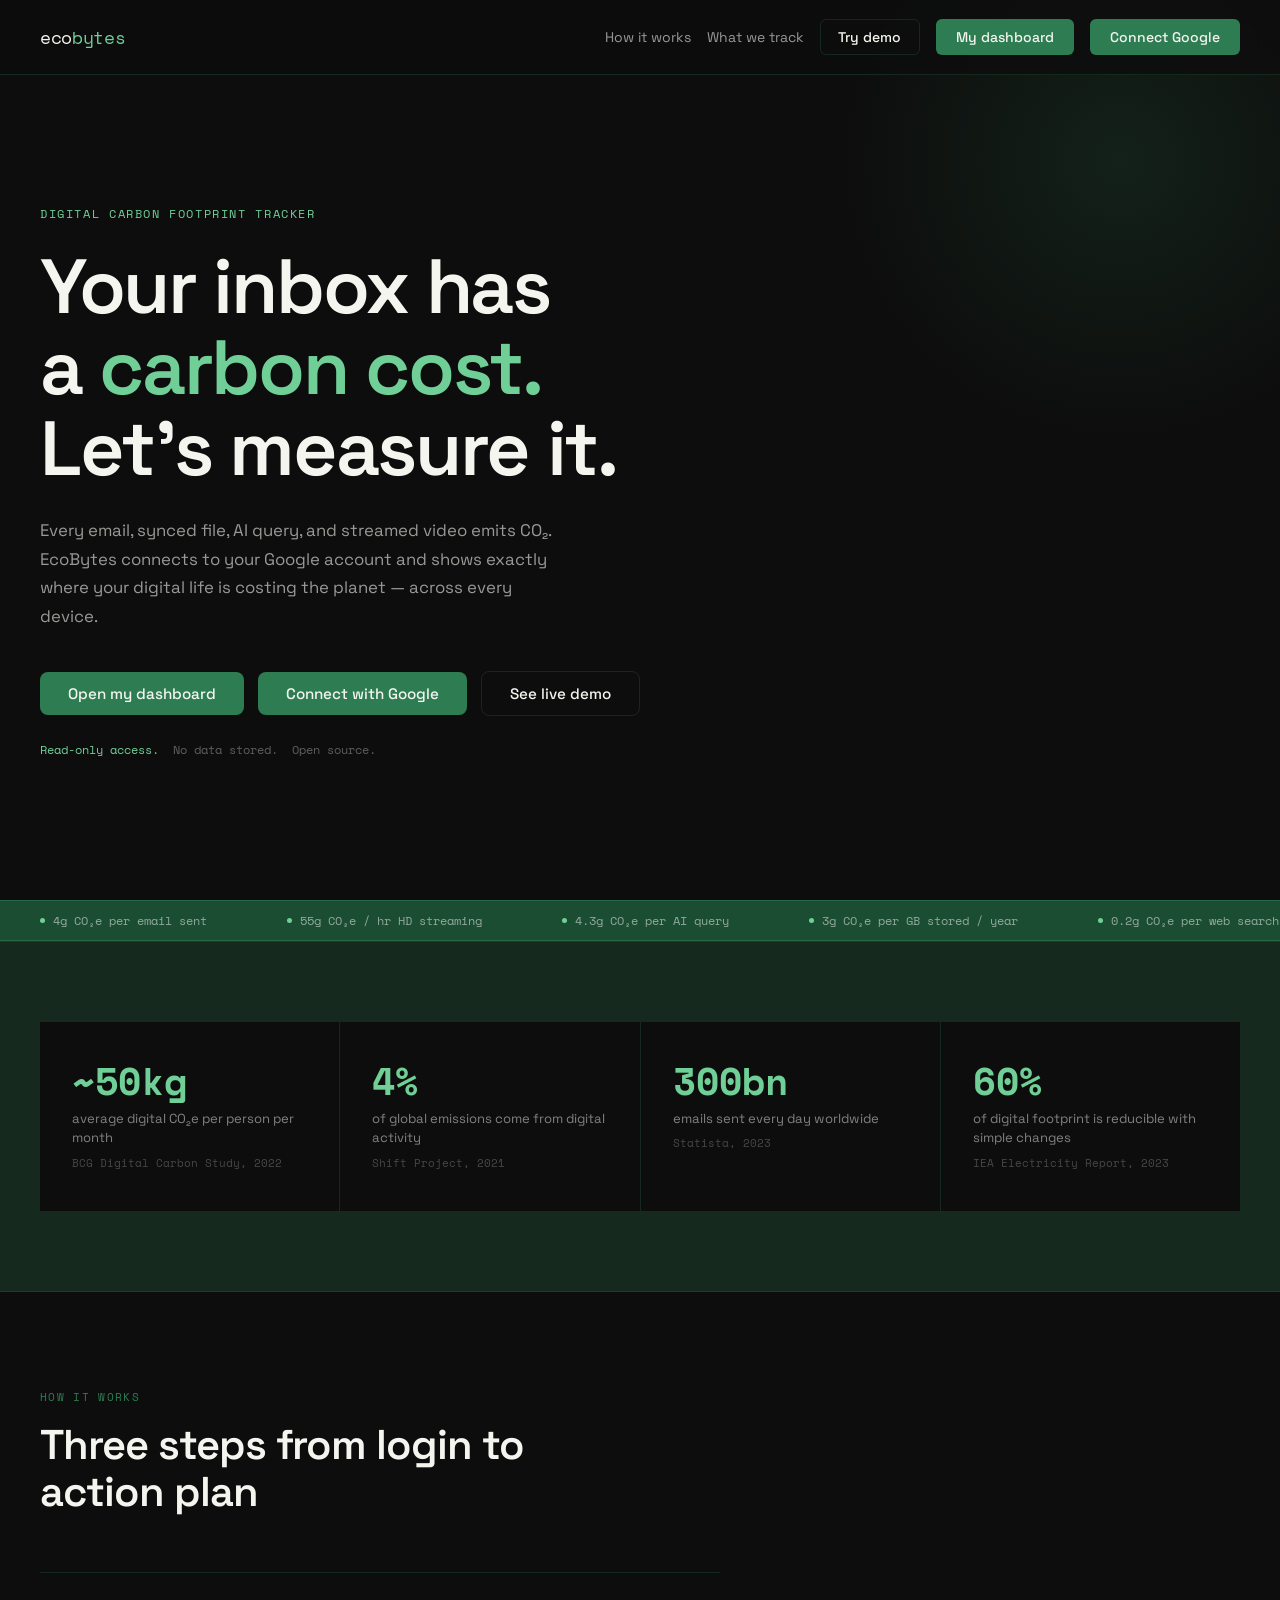
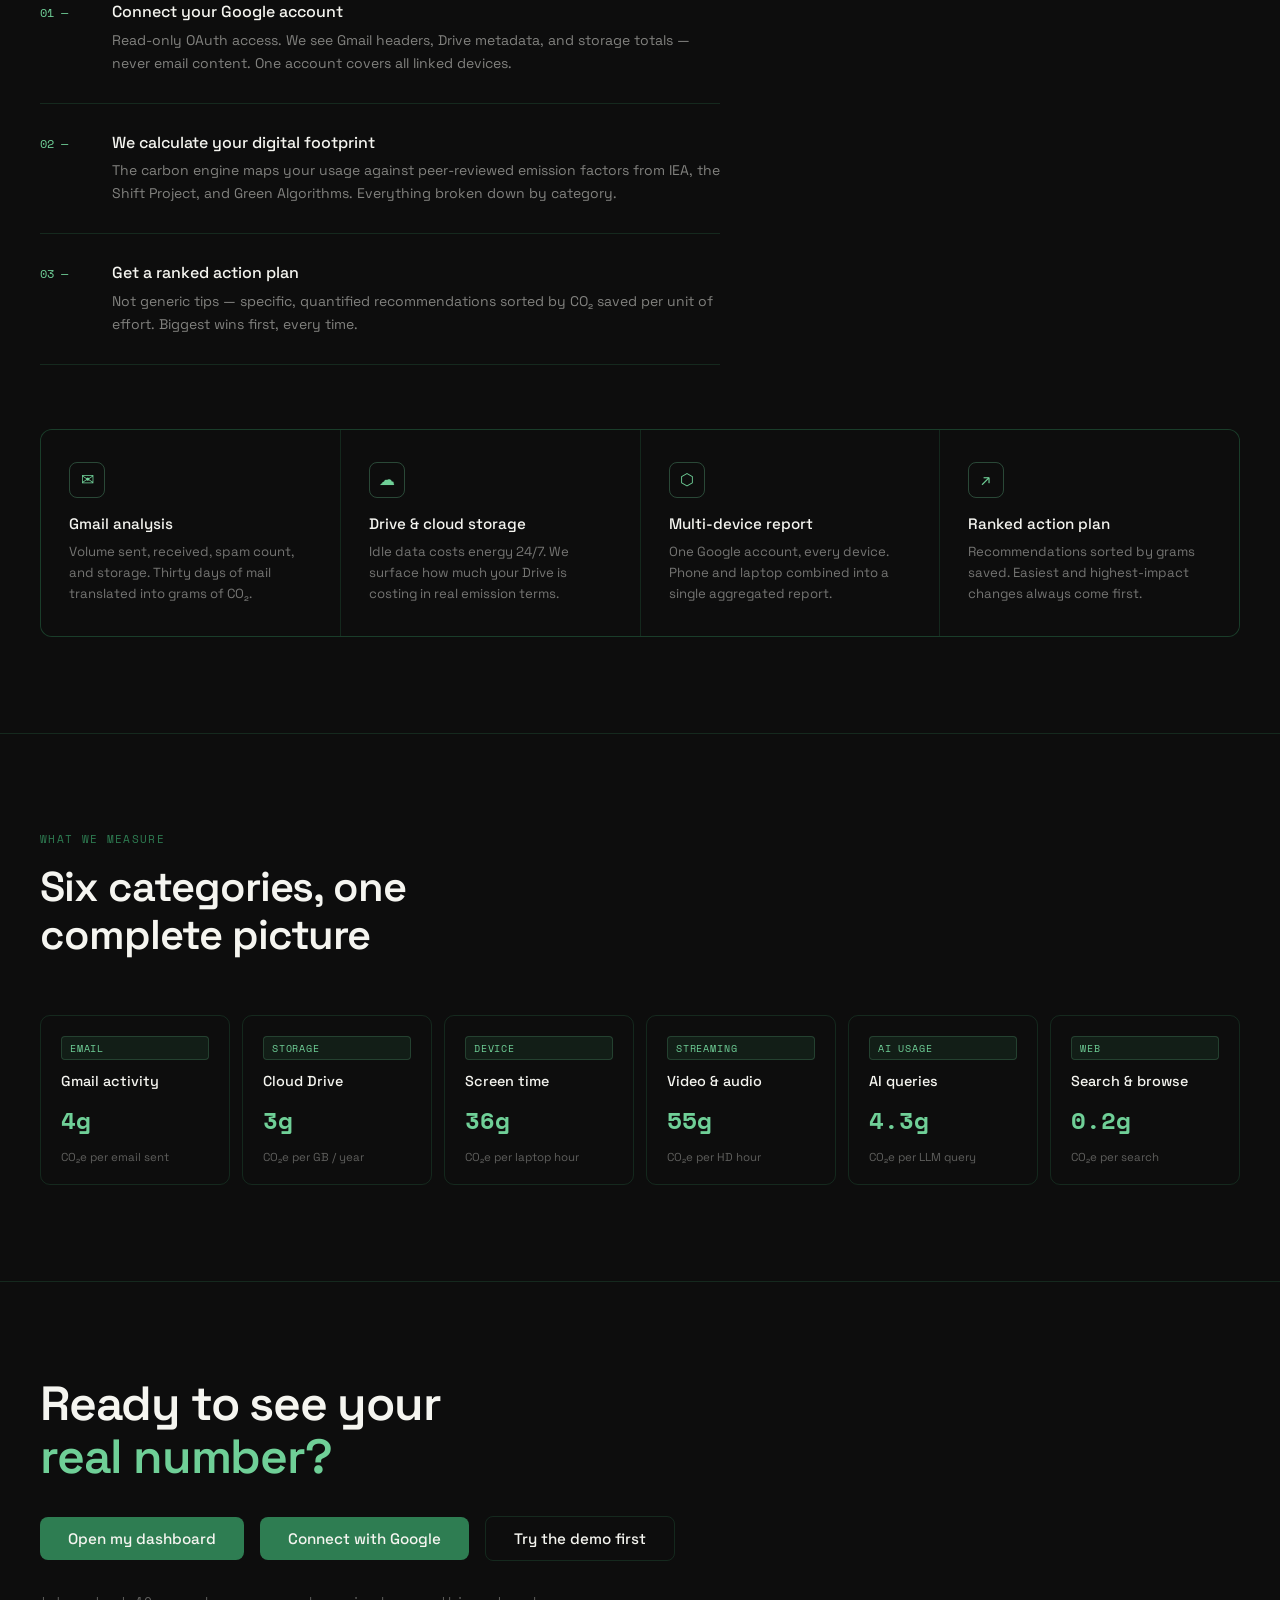
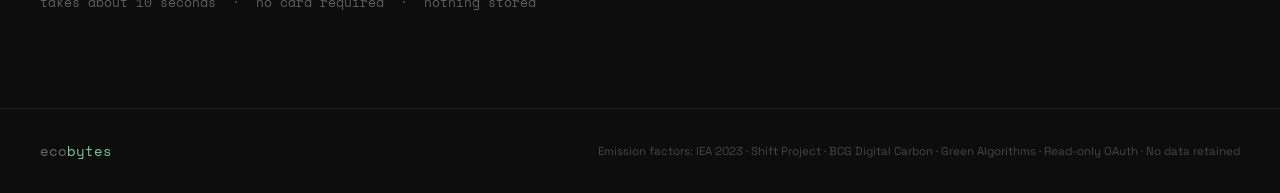
<file: templates/index.html>
<!DOCTYPE html>
<html lang="en">
<head>
  <meta charset="UTF-8">
  <meta name="viewport" content="width=device-width, initial-scale=1.0">
  <title>EcoBytes — Digital Carbon Footprint Tracker</title>
  <link rel="preconnect" href="https://fonts.googleapis.com">
  <link href="https://fonts.googleapis.com/css2?family=Space+Grotesk:wght@300;400;500;600;700&family=Space+Mono:wght@400;700&display=swap" rel="stylesheet">
  <style>
    *, *::before, *::after { box-sizing: border-box; margin: 0; padding: 0; }

    :root {
      --black: #0D0D0D;
      --white: #F5F5F0;
      --green: #2E7D52;
      --green-light: #4CAF7A;
      --green-pale: #D4EDDA;
      --green-dark: #1A4D32;
      --green-accent: #6FCF97;
      --border: rgba(46, 125, 82, 0.25);
    }

    html { scroll-behavior: smooth; }

    body {
      font-family: 'Space Grotesk', sans-serif;
      background: var(--black);
      color: var(--white);
      overflow-x: hidden;
    }

    /* NAV */
    nav {
      position: fixed; top: 0; left: 0; right: 0;
      z-index: 100;
      display: flex; align-items: center; justify-content: space-between;
      padding: 1.2rem 2.5rem;
      background: rgba(13,13,13,0.85);
      backdrop-filter: blur(12px);
      border-bottom: 1px solid var(--border);
    }
    .logo {
      font-family: 'Space Mono', monospace;
      font-size: 1.1rem;
      letter-spacing: -0.02em;
      color: var(--white);
    }
    .logo span { color: var(--green-accent); }
    .nav-right { display: flex; align-items: center; gap: 1rem; }
    .nav-link {
      font-size: 0.875rem;
      color: rgba(245,245,240,0.6);
      text-decoration: none;
      transition: color 0.2s;
    }
    .nav-link:hover { color: var(--white); }
    .btn {
      display: inline-block;
      text-decoration: none;
      font-family: 'Space Grotesk', sans-serif;
      font-weight: 500;
      transition: all 0.2s;
      cursor: pointer;
      border: none;
    }
    .btn-outline {
      padding: 0.5rem 1.1rem;
      border: 1px solid var(--border);
      border-radius: 6px;
      color: var(--white);
      font-size: 0.875rem;
      background: transparent;
    }
    .btn-outline:hover { border-color: var(--green-accent); color: var(--green-accent); }
    .btn-green {
      padding: 0.55rem 1.25rem;
      background: var(--green);
      color: var(--white);
      border-radius: 6px;
      font-size: 0.875rem;
    }
    .btn-green:hover { background: var(--green-light); }

    /* HERO */
    .hero {
      min-height: 100vh;
      display: flex; flex-direction: column; justify-content: center;
      padding: 8rem 2.5rem 4rem;
      position: relative;
      overflow: hidden;
    }
    .hero::before {
      content: '';
      position: absolute;
      top: -120px; right: -120px;
      width: 560px; height: 560px;
      background: radial-gradient(circle, rgba(46,125,82,0.18) 0%, transparent 70%);
      pointer-events: none;
    }
    .hero-eyebrow {
      font-family: 'Space Mono', monospace;
      font-size: 0.72rem;
      letter-spacing: 0.14em;
      text-transform: uppercase;
      color: var(--green-accent);
      margin-bottom: 1.5rem;
    }
    .hero-heading {
      font-size: clamp(2.6rem, 6vw, 5rem);
      font-weight: 600;
      line-height: 1.05;
      letter-spacing: -0.03em;
      max-width: 780px;
      margin-bottom: 1.75rem;
    }
    .hero-heading em {
      font-style: normal;
      color: var(--green-accent);
    }
    .hero-sub {
      font-size: 1.05rem;
      color: rgba(245,245,240,0.6);
      max-width: 520px;
      line-height: 1.7;
      margin-bottom: 2.5rem;
    }
    .hero-actions { display: flex; gap: 0.875rem; flex-wrap: wrap; align-items: center; }
    .btn-hero {
      padding: 0.75rem 1.75rem;
      font-size: 0.95rem;
      border-radius: 8px;
    }
    .hero-note {
      margin-top: 1.5rem;
      font-size: 0.78rem;
      color: rgba(245,245,240,0.35);
      font-family: 'Space Mono', monospace;
    }
    .hero-note span { color: var(--green-accent); }

    /* TICKER BAND */
    .ticker {
      background: var(--green-dark);
      border-top: 1px solid rgba(111,207,151,0.2);
      border-bottom: 1px solid rgba(111,207,151,0.2);
      overflow: hidden;
      padding: 0.7rem 0;
    }
    .ticker-inner {
      display: flex; gap: 0;
      animation: ticker 28s linear infinite;
      white-space: nowrap;
    }
    .ticker-item {
      display: inline-flex; align-items: center; gap: 0.5rem;
      padding: 0 2.5rem;
      font-family: 'Space Mono', monospace;
      font-size: 0.72rem;
      color: rgba(245,245,240,0.55);
    }
    .ticker-item .dot { width: 5px; height: 5px; border-radius: 50%; background: var(--green-accent); flex-shrink: 0; }
    @keyframes ticker { 0% { transform: translateX(0); } 100% { transform: translateX(-50%); } }

    /* STATS */
    .stats {
      padding: 5rem 2.5rem;
      display: grid;
      grid-template-columns: repeat(auto-fit, minmax(200px, 1fr));
      gap: 1px;
      background: var(--border);
      border-top: 1px solid var(--border);
      border-bottom: 1px solid var(--border);
    }
    .stat-cell {
      background: var(--black);
      padding: 2.5rem 2rem;
    }
    .stat-num {
      font-family: 'Space Mono', monospace;
      font-size: 2.4rem;
      font-weight: 700;
      color: var(--green-accent);
      line-height: 1;
      margin-bottom: 0.5rem;
    }
    .stat-label {
      font-size: 0.82rem;
      color: rgba(245,245,240,0.5);
      line-height: 1.5;
    }
    .stat-src {
      font-size: 0.68rem;
      color: rgba(245,245,240,0.25);
      margin-top: 0.4rem;
      font-family: 'Space Mono', monospace;
    }

    /* HOW IT WORKS */
    .section { padding: 6rem 2.5rem; }
    .section-label {
      font-family: 'Space Mono', monospace;
      font-size: 0.7rem;
      letter-spacing: 0.12em;
      text-transform: uppercase;
      color: var(--green);
      margin-bottom: 1rem;
    }
    .section-heading {
      font-size: clamp(1.7rem, 3.5vw, 2.6rem);
      font-weight: 600;
      letter-spacing: -0.025em;
      line-height: 1.15;
      max-width: 540px;
      margin-bottom: 3.5rem;
    }

    .steps { display: flex; flex-direction: column; gap: 0; max-width: 680px; }
    .step {
      display: grid;
      grid-template-columns: 52px 1fr;
      gap: 1.25rem;
      padding: 1.75rem 0;
      border-bottom: 1px solid var(--border);
      align-items: start;
    }
    .step:first-child { border-top: 1px solid var(--border); }
    .step-num {
      font-family: 'Space Mono', monospace;
      font-size: 0.72rem;
      color: var(--green-accent);
      padding-top: 3px;
    }
    .step-title { font-size: 1rem; font-weight: 500; margin-bottom: 0.4rem; }
    .step-desc { font-size: 0.875rem; color: rgba(245,245,240,0.5); line-height: 1.65; }

    /* FEATURES GRID */
    .features-grid {
      display: grid;
      grid-template-columns: repeat(auto-fit, minmax(240px, 1fr));
      gap: 1px;
      background: var(--border);
      border: 1px solid var(--border);
      border-radius: 12px;
      overflow: hidden;
      margin-top: 3rem;
    }
    .feature-cell {
      background: var(--black);
      padding: 2rem 1.75rem;
      transition: background 0.2s;
    }
    .feature-cell:hover { background: #111; }
    .feature-icon {
      width: 36px; height: 36px;
      border: 1px solid rgba(111,207,151,0.3);
      border-radius: 8px;
      display: flex; align-items: center; justify-content: center;
      margin-bottom: 1rem;
      color: var(--green-accent);
      font-size: 1rem;
    }
    .feature-title { font-size: 0.95rem; font-weight: 500; margin-bottom: 0.5rem; }
    .feature-desc { font-size: 0.825rem; color: rgba(245,245,240,0.45); line-height: 1.6; }

    /* CATEGORIES */
    .cat-grid {
      display: grid;
      grid-template-columns: repeat(auto-fit, minmax(180px, 1fr));
      gap: 0.75rem;
      margin-top: 3rem;
    }
    .cat-card {
      border: 1px solid var(--border);
      border-radius: 10px;
      padding: 1.25rem;
      display: flex; flex-direction: column; gap: 0.75rem;
    }
    .cat-tag {
      display: inline-block;
      font-family: 'Space Mono', monospace;
      font-size: 0.65rem;
      letter-spacing: 0.08em;
      text-transform: uppercase;
      background: rgba(46,125,82,0.15);
      color: var(--green-accent);
      border: 1px solid rgba(111,207,151,0.2);
      padding: 3px 8px;
      border-radius: 4px;
    }
    .cat-name { font-size: 0.9rem; font-weight: 500; }
    .cat-factor { font-family: 'Space Mono', monospace; font-size: 1.5rem; font-weight: 700; color: var(--green-accent); }
    .cat-unit { font-size: 0.72rem; color: rgba(245,245,240,0.35); }

    /* CTA */
    .cta-section {
      padding: 6rem 2.5rem;
      border-top: 1px solid var(--border);
      display: flex;
      flex-direction: column;
      align-items: flex-start;
      gap: 2rem;
    }
    .cta-heading {
      font-size: clamp(1.8rem, 4vw, 3rem);
      font-weight: 600;
      letter-spacing: -0.025em;
      line-height: 1.1;
      max-width: 560px;
    }
    .cta-heading em { font-style: normal; color: var(--green-accent); }
    .cta-row { display: flex; gap: 1rem; flex-wrap: wrap; align-items: center; }
    .cta-note { font-size: 0.8rem; color: rgba(245,245,240,0.35); font-family: 'Space Mono', monospace; }

    /* FOOTER */
    footer {
      border-top: 1px solid var(--border);
      padding: 2rem 2.5rem;
      display: flex;
      justify-content: space-between;
      align-items: center;
      flex-wrap: wrap;
      gap: 1rem;
    }
    .footer-logo {
      font-family: 'Space Mono', monospace;
      font-size: 0.85rem;
      color: rgba(245,245,240,0.4);
    }
    .footer-logo span { color: var(--green-accent); }
    .footer-note { font-size: 0.72rem; color: rgba(245,245,240,0.25); }

    @media (max-width: 600px) {
      nav { padding: 1rem 1.25rem; }
      .hero { padding: 7rem 1.25rem 3rem; }
      .section { padding: 4rem 1.25rem; }
      .stats { padding: 0; }
      .stat-cell { padding: 1.75rem 1.25rem; }
      .cta-section { padding: 4rem 1.25rem; }
      footer { padding: 1.5rem 1.25rem; flex-direction: column; align-items: flex-start; }
    }
  </style>
</head>
<body>

  <nav>
    <div class="logo">eco<span>bytes</span></div>
    <div class="nav-right">
      <a href="#how" class="nav-link">How it works</a>
      <a href="#categories" class="nav-link">What we track</a>
      <a href="/api/demo" class="btn btn-outline">Try demo</a>
      
        <a href="/dashboard" class="btn btn-green">My dashboard</a>
      
        <a href="/login" class="btn btn-green">Connect Google</a>
      
    </div>
  </nav>

  <section class="hero">
    <p class="hero-eyebrow">digital carbon footprint tracker</p>
    <h1 class="hero-heading">
      Your inbox has<br>a <em>carbon cost.</em><br>Let's measure it.
    </h1>
    <p class="hero-sub">
      Every email, synced file, AI query, and streamed video emits CO₂.
      EcoBytes connects to your Google account and shows exactly where
      your digital life is costing the planet — across every device.
    </p>
    <div class="hero-actions">
      
        <a href="/dashboard" class="btn btn-green btn-hero">Open my dashboard</a>
      
        <a href="/login" class="btn btn-green btn-hero">Connect with Google</a>
      
      <a href="/api/demo" class="btn btn-outline btn-hero">See live demo</a>
    </div>
    <p class="hero-note">
      <span>Read-only access.</span> &nbsp;No data stored. &nbsp;Open source.
    </p>
  </section>

  <div class="ticker" aria-hidden="true">
    <div class="ticker-inner" id="ticker-inner">
      <span class="ticker-item"><span class="dot"></span>4g CO₂e per email sent</span>
      <span class="ticker-item"><span class="dot"></span>55g CO₂e / hr HD streaming</span>
      <span class="ticker-item"><span class="dot"></span>4.3g CO₂e per AI query</span>
      <span class="ticker-item"><span class="dot"></span>3g CO₂e per GB stored / year</span>
      <span class="ticker-item"><span class="dot"></span>0.2g CO₂e per web search</span>
      <span class="ticker-item"><span class="dot"></span>36g CO₂e / hr laptop use</span>
      <span class="ticker-item"><span class="dot"></span>8g CO₂e / hr smartphone use</span>
      <span class="ticker-item"><span class="dot"></span>7g CO₂e per GB data transferred</span>
      <span class="ticker-item"><span class="dot"></span>4g CO₂e per email sent</span>
      <span class="ticker-item"><span class="dot"></span>55g CO₂e / hr HD streaming</span>
      <span class="ticker-item"><span class="dot"></span>4.3g CO₂e per AI query</span>
      <span class="ticker-item"><span class="dot"></span>3g CO₂e per GB stored / year</span>
      <span class="ticker-item"><span class="dot"></span>0.2g CO₂e per web search</span>
      <span class="ticker-item"><span class="dot"></span>36g CO₂e / hr laptop use</span>
      <span class="ticker-item"><span class="dot"></span>8g CO₂e / hr smartphone use</span>
      <span class="ticker-item"><span class="dot"></span>7g CO₂e per GB data transferred</span>
    </div>
  </div>

  <section class="stats">
    <div class="stat-cell">
      <div class="stat-num">~50kg</div>
      <div class="stat-label">average digital CO₂e per person per month</div>
      <div class="stat-src">BCG Digital Carbon Study, 2022</div>
    </div>
    <div class="stat-cell">
      <div class="stat-num">4%</div>
      <div class="stat-label">of global emissions come from digital activity</div>
      <div class="stat-src">Shift Project, 2021</div>
    </div>
    <div class="stat-cell">
      <div class="stat-num">300bn</div>
      <div class="stat-label">emails sent every day worldwide</div>
      <div class="stat-src">Statista, 2023</div>
    </div>
    <div class="stat-cell">
      <div class="stat-num">60%</div>
      <div class="stat-label">of digital footprint is reducible with simple changes</div>
      <div class="stat-src">IEA Electricity Report, 2023</div>
    </div>
  </section>

  <section class="section" id="how">
    <p class="section-label">how it works</p>
    <h2 class="section-heading">Three steps from login to action plan</h2>
    <div class="steps">
      <div class="step">
        <div class="step-num">01 —</div>
        <div>
          <div class="step-title">Connect your Google account</div>
          <div class="step-desc">Read-only OAuth access. We see Gmail headers, Drive metadata, and storage totals — never email content. One account covers all linked devices.</div>
        </div>
      </div>
      <div class="step">
        <div class="step-num">02 —</div>
        <div>
          <div class="step-title">We calculate your digital footprint</div>
          <div class="step-desc">The carbon engine maps your usage against peer-reviewed emission factors from IEA, the Shift Project, and Green Algorithms. Everything broken down by category.</div>
        </div>
      </div>
      <div class="step">
        <div class="step-num">03 —</div>
        <div>
          <div class="step-title">Get a ranked action plan</div>
          <div class="step-desc">Not generic tips — specific, quantified recommendations sorted by CO₂ saved per unit of effort. Biggest wins first, every time.</div>
        </div>
      </div>
    </div>

    <div class="features-grid" style="margin-top: 4rem;">
      <div class="feature-cell">
        <div class="feature-icon">✉</div>
        <div class="feature-title">Gmail analysis</div>
        <div class="feature-desc">Volume sent, received, spam count, and storage. Thirty days of mail translated into grams of CO₂.</div>
      </div>
      <div class="feature-cell">
        <div class="feature-icon">☁</div>
        <div class="feature-title">Drive & cloud storage</div>
        <div class="feature-desc">Idle data costs energy 24/7. We surface how much your Drive is costing in real emission terms.</div>
      </div>
      <div class="feature-cell">
        <div class="feature-icon">⬡</div>
        <div class="feature-title">Multi-device report</div>
        <div class="feature-desc">One Google account, every device. Phone and laptop combined into a single aggregated report.</div>
      </div>
      <div class="feature-cell">
        <div class="feature-icon">↗</div>
        <div class="feature-title">Ranked action plan</div>
        <div class="feature-desc">Recommendations sorted by grams saved. Easiest and highest-impact changes always come first.</div>
      </div>
    </div>
  </section>

  <section class="section" id="categories" style="border-top: 1px solid var(--border);">
    <p class="section-label">what we measure</p>
    <h2 class="section-heading">Six categories, one complete picture</h2>
    <div class="cat-grid">
      <div class="cat-card">
        <span class="cat-tag">email</span>
        <div class="cat-name">Gmail activity</div>
        <div class="cat-factor">4g</div>
        <div class="cat-unit">CO₂e per email sent</div>
      </div>
      <div class="cat-card">
        <span class="cat-tag">storage</span>
        <div class="cat-name">Cloud Drive</div>
        <div class="cat-factor">3g</div>
        <div class="cat-unit">CO₂e per GB / year</div>
      </div>
      <div class="cat-card">
        <span class="cat-tag">device</span>
        <div class="cat-name">Screen time</div>
        <div class="cat-factor">36g</div>
        <div class="cat-unit">CO₂e per laptop hour</div>
      </div>
      <div class="cat-card">
        <span class="cat-tag">streaming</span>
        <div class="cat-name">Video & audio</div>
        <div class="cat-factor">55g</div>
        <div class="cat-unit">CO₂e per HD hour</div>
      </div>
      <div class="cat-card">
        <span class="cat-tag">AI usage</span>
        <div class="cat-name">AI queries</div>
        <div class="cat-factor">4.3g</div>
        <div class="cat-unit">CO₂e per LLM query</div>
      </div>
      <div class="cat-card">
        <span class="cat-tag">web</span>
        <div class="cat-name">Search & browse</div>
        <div class="cat-factor">0.2g</div>
        <div class="cat-unit">CO₂e per search</div>
      </div>
    </div>
  </section>

  <section class="cta-section">
    <h2 class="cta-heading">
      Ready to see your<br><em>real number?</em>
    </h2>
    <div class="cta-row">
      
        <a href="/dashboard" class="btn btn-green btn-hero">Open my dashboard</a>
      
        <a href="/login" class="btn btn-green btn-hero">Connect with Google</a>
      
      <a href="/api/demo" class="btn btn-outline btn-hero">Try the demo first</a>
    </div>
    <p class="cta-note">takes about 10 seconds &nbsp;·&nbsp; no card required &nbsp;·&nbsp; nothing stored</p>
  </section>

  <footer>
    <div class="footer-logo">eco<span>bytes</span></div>
    <p class="footer-note">Emission factors: IEA 2023 · Shift Project · BCG Digital Carbon · Green Algorithms · Read-only OAuth · No data retained</p>
  </footer>

</body>
</html>
</file>
